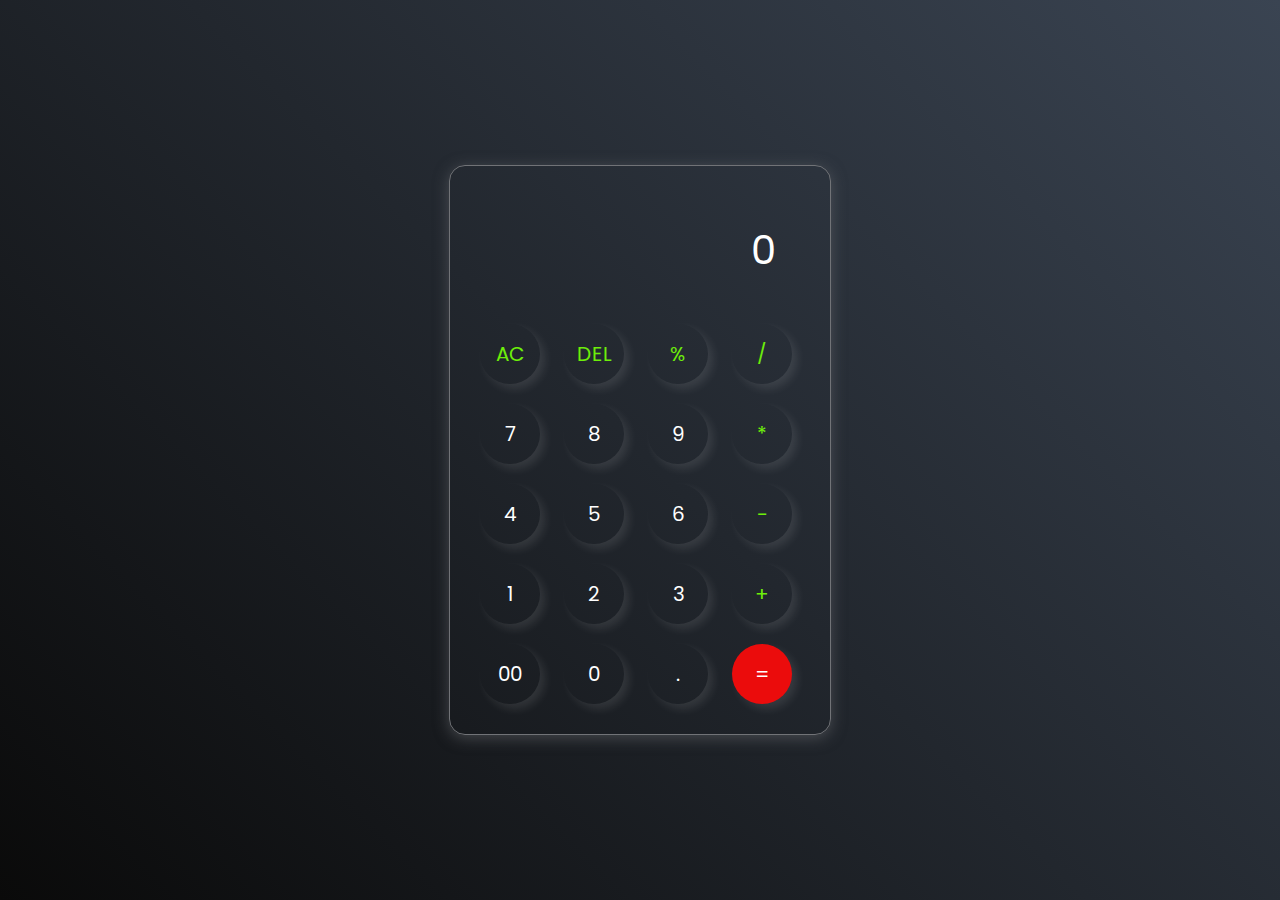
<file: Calculator/index.html>
<!DOCTYPE html>
<html lang="en">
  <head>
    <meta charset="UTF-8" />
    <meta http-equiv="X-UA-Compatible" content="IE=edge" />
    <meta name="viewport" content="width=device-width, initial-scale=1.0" />
    <link rel="stylesheet" href="style.css" />
    <title>Calculator - By Code Traversal</title>
  </head>
  <body>
    <div class="container">
      <div class="calculator">
        <input type="text" id="inputBox" placeholder="0" />
        <div>
          <button class="button operator">AC</button>
          <button class="button operator">DEL</button>
          <button class="button operator">%</button>
          <button class="button operator">/</button>
        </div>
        <div>
          <button class="button">7</button>
          <button class="button">8</button>
          <button class="button">9</button>
          <button class="button operator">*</button>
        </div>
        <div>
          <button class="button">4</button>
          <button class="button">5</button>
          <button class="button">6</button>
          <button class="button operator">-</button>
        </div>
        <div>
          <button class="button">1</button>
          <button class="button">2</button>
          <button class="button">3</button>
          <button class="button operator">+</button>
        </div>

        <div>
          <button class="button">00</button>
          <button class="button">0</button>
          <button class="button">.</button>
          <button class="button equalBtn">=</button>
        </div>
      </div>
    </div>

    <script src="script.js"></script>
  </body>
</html>
</file>
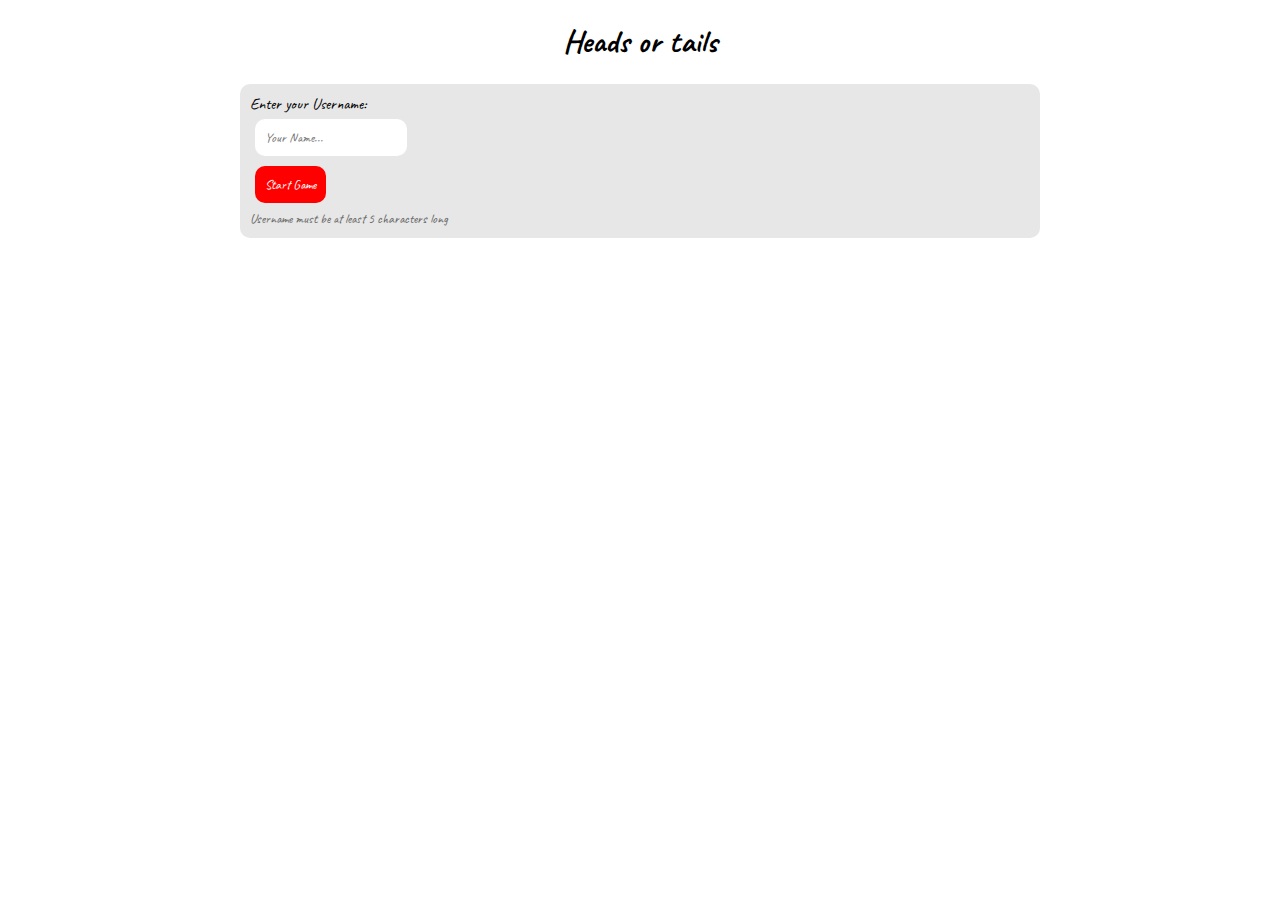
<file: heads and tail/index.html>
<!DOCTYPE html>
<html lang="en">
<head>
    <meta charset="UTF-8">
    <meta name="viewport" content="width=device-width, initial-scale=1.0">
    <title>Head and tails</title>
    <link rel="stylesheet" href="./css/index.css">
    <link rel="preconnect" href="https://fonts.googleapis.com">
<link rel="preconnect" href="https://fonts.gstatic.com" crossorigin>
<link href="https://fonts.googleapis.com/css2?family=Caveat:wght@400;500;600;700&display=swap" rel="stylesheet">
</head>
<body>
    <center><h1>Heads or tails</h1></center>
    <div id="username_get">
        Enter your Username: <br>
       <form onsubmit="usernameSubmit(event)">
        <input type="text" id="username" placeholder="Your Name..."> <br>
        <button type="submit" style="background-color: red; color: white; cursor: pointer;">Start Game</button> <br>
        <small style="color: #666;">Username must be at least 5 characters long</small>
    </form> 
    </div>

    <div id="game_div" style="display: none;">
        Welcome! <span id="user"></span>
        <br>

        <div class="side_chooser">
            <b>Choose your side: </b>
            <br>
            <button style="background-color: #2c7873; color: white; width: 100px;" onclick="startGame('head')">Head</button>
            <button style="background-color: #d60d4b ; color: white; width: 100px;" onclick="startGame('tail')">Tail</button>
        </div>
        <div id="flipping" style="display: none;">
            Flipping the coin..... <br>
            <img src="./toss.gif" alt="coin flipping" style="width: 250px;">
        </div>
        <div id="results" style="display: none;"><h1>Result</h1></div>
    </div>
<script src="./js/index.js"></script>
</body>
</html>
</file>
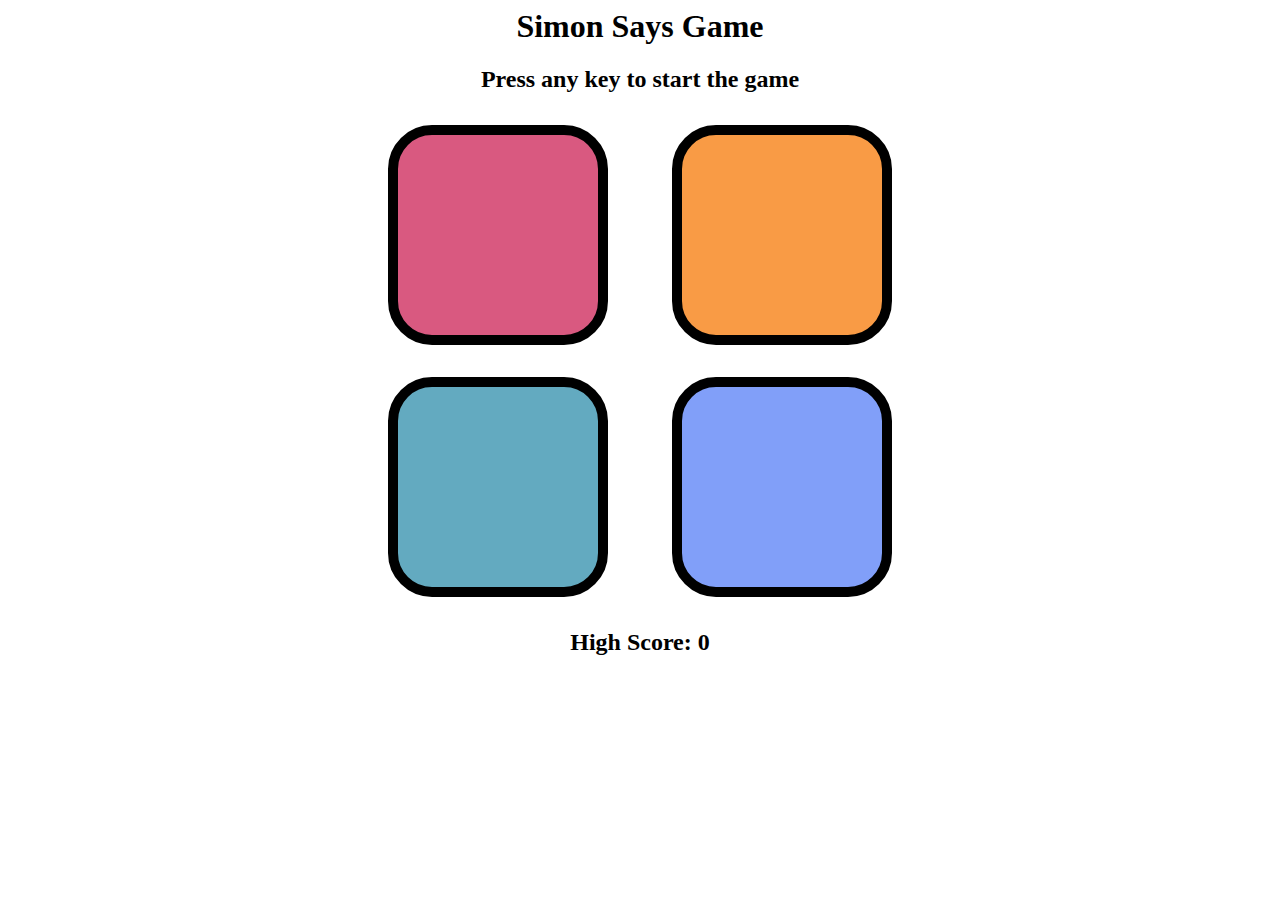
<file: Simon Say game/index.html>
<!DOCTYPE html>
<html lang="en">
<head>
    <meta charset="UTF-8">
    <meta name="viewport" content="width=device-width, initial-scale=1.0">
    <title>Simon Says Game</title>
    <link rel="stylesheet" href="style.css">
</head>
<body>
    <h1 style="margin-top: 0;">Simon Says Game</h1>
    <h2 style="margin-bottom:0 ;">Press any key to start the game</h2>
    <div class="btn-container">
        <div class="line-one">
            <div class="btn red"  type="button" id="red"></div>
            <div class="btn green" type="button" id="green"></div>
        </div>
        <div class="line-two">
            <div class="btn yellow" type="button" id="yellow"></div>
            <div class="btn purple" type="button" id="purple"></div>
        </div>
    </div>
    <h2 style="margin-top: 0;">High Score: <span id="hiScore">0</span></h2>

    <script src="app.js"></script>
</body>
</html>
</file>
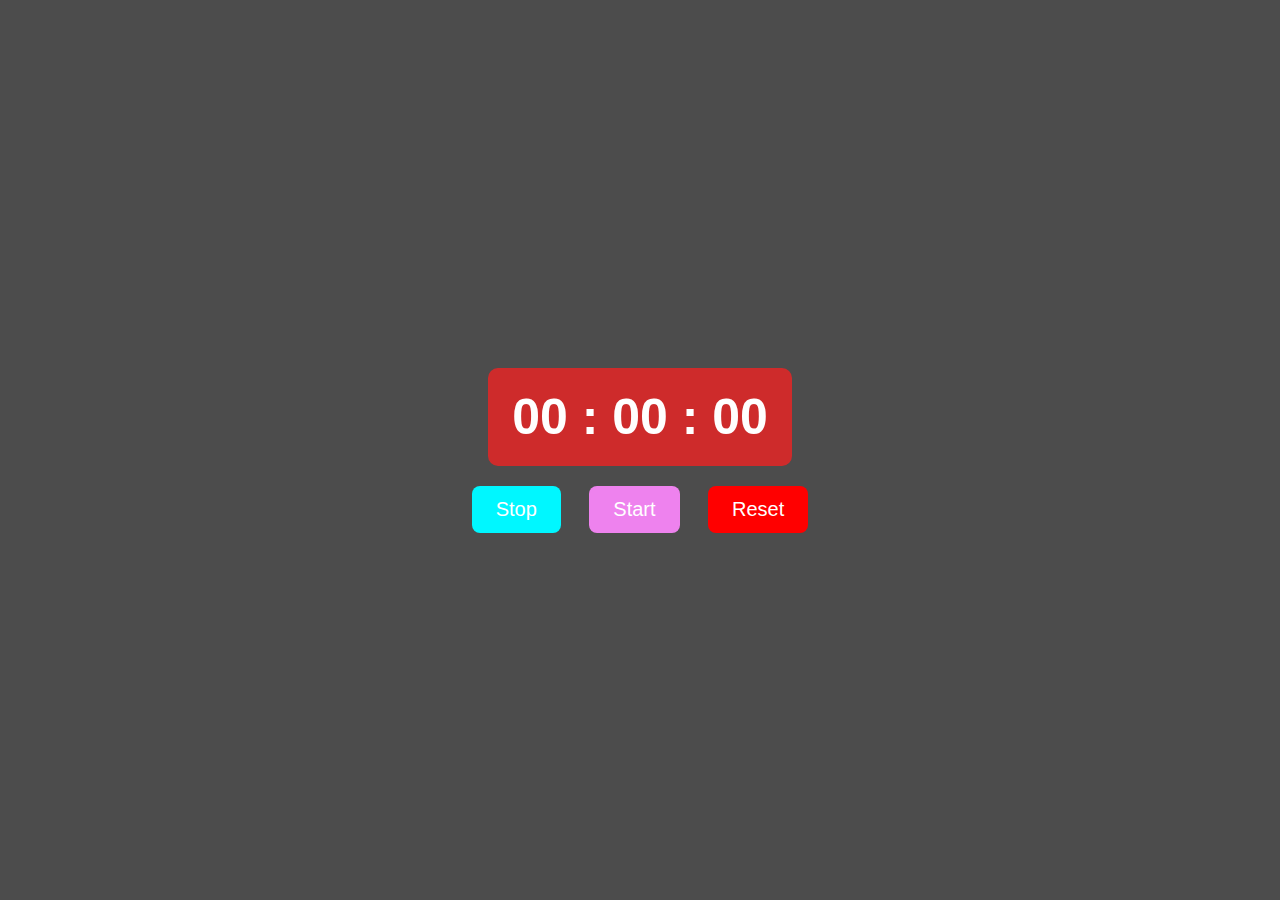
<file: Stopwatch/index.html>
<!DOCTYPE html>
<html lang="en">
<head>
    <meta charset="UTF-8">
    <meta http-equiv="X-UA-Compatible" content="IE=edge">
    <meta name="viewport" content="width=device-width, initial-scale=1.0">
    <link rel="stylesheet" href="style.css">
    <title>Stopwatch</title>
</head>
<body>
    <div class="stopwatch">
        <div class="timerDisplay">00 : 00 : 00</div>
    </div>

    <div class="buttons">
        <button id="stopBtn" class="btn" style="--clr:rgb(0, 247, 255);">Stop</button>

        <button id="startBtn" class="btn" style="--clr:violet">Start</button>

        <button id="resetBtn" class="btn" style="--clr:red">Reset</button>
    </div>

    <script src="script.js"></script>
</body>
</html>
</file>
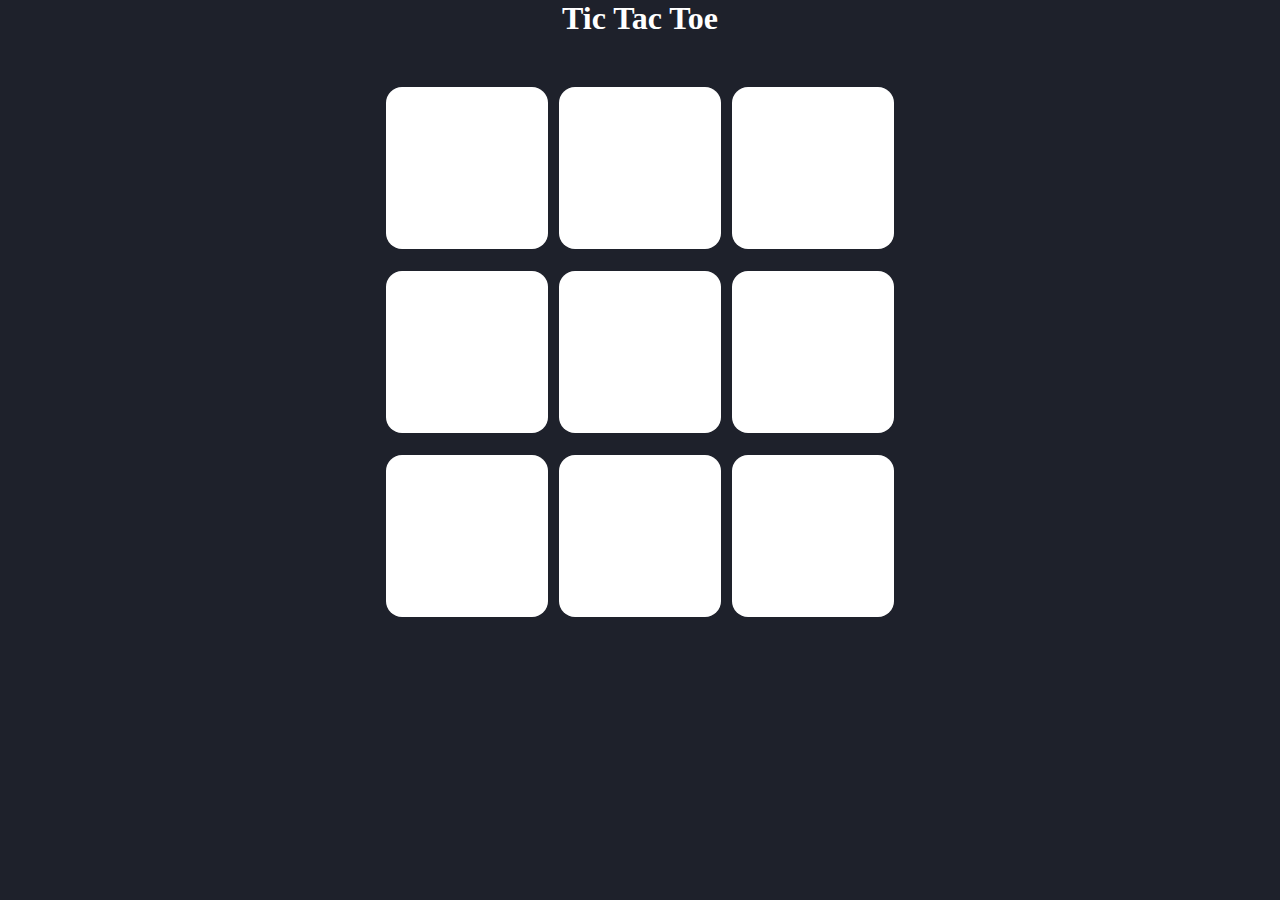
<file: Tic tac toe/index.html>
<!DOCTYPE html>
<html lang="en">

<head>
    <meta charset="UTF-8">
    <meta name="viewport" content="width=device-width, initial-scale=1.0">
    <title>Tic Tac Toe - Abiral Timalsina</title>
    <link rel="stylesheet" href="style.css">
</head>

<body>
    <div class="msg-container hide">
        <p id="msg">Winner</p>
        <button class="newbtn">New Game</button>
    </div>
    <main>
        <h1>Tic Tac Toe</h1>
        <div class="container">
            <div class="game">
                <button class="box"></button>
                <button class="box"></button>
                <button class="box"></button>
                <button class="box"></button>
                <button class="box"></button>
                <button class="box"></button>
                <button class="box"></button>
                <button class="box"></button>
                <button class="box"></button>
            </div>
        </div>
        <button class="reset-btn hide">Reset Game</button>
    </main>
    <script src="script.js"></script>
</body>

</html>
</file>
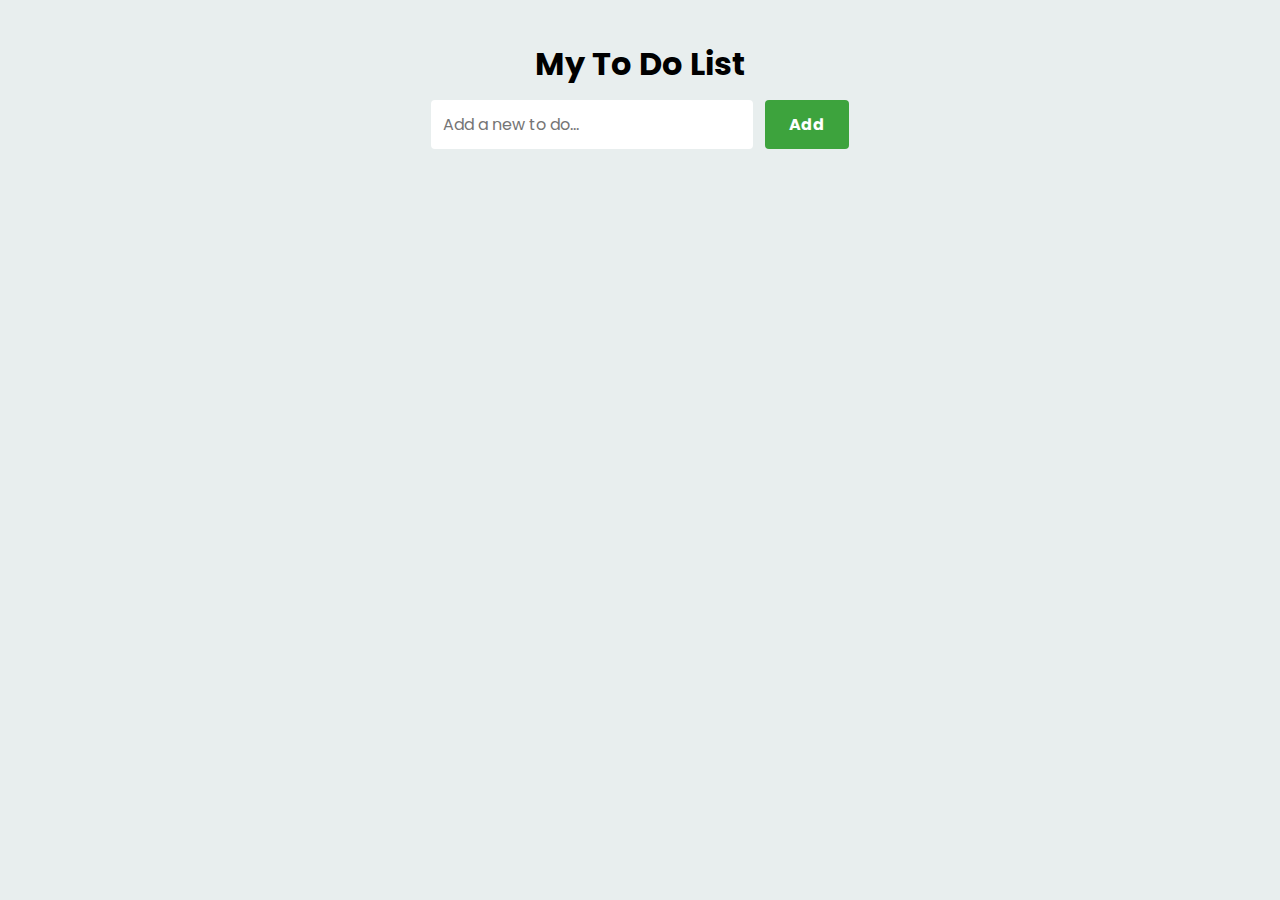
<file: To Do List/index.html>
<!DOCTYPE html>
<html lang="en">
<head>
    <meta charset="UTF-8">
    <meta http-equiv="X-UA-Compatible" content="IE=edge">
    <meta name="viewport" content="width=device-width, initial-scale=1.0">
    <link rel="stylesheet" href="style.css">
    <title>To Do List - JavaScript Project</title>
</head>
<body>
    <div class="container">
        <div class="input-container">
            <h1>My To Do List</h1>
            <input type="text" placeholder="Add a new to do..." id="inputBox">
            <input type="button" value="Add" id="addBtn">
        </div>

        <ul class="todoList" id="todoList">
        </ul>
    </div>

    <script src="script.js"></script>
</body>
</html>
</file>
<file: Calculator/style.css>
@import url('https://fonts.googleapis.com/css2?family=Poppins:wght@500&display=swap');

*{
    margin: 0;
    padding: 0;
    box-sizing: border-box;
    font-family: 'Poppins', sans-serif;
}

body{
    width: 100%;
    height: 100vh;
    display: flex;
    justify-content: center;
    align-items: center;
    background: linear-gradient(45deg, #0a0a0a, #3a4452);
}

.calculator{
    border: 1px solid #717377;
    padding: 20px;
    border-radius: 16px;
    background: transparent;
    box-shadow: 0px 3px 15px rgba(113, 115, 119, 0.5);

}

input{
    width: 320px;
    border: none;
    padding: 24px;
    margin: 10px;
    background: transparent;
    box-shadow: 0px 3px 15px rgbs(84, 84, 84, 0.1);
    font-size: 40px;
    text-align: right;
    cursor: pointer;
    color: #ffffff;
}

input::placeholder{
    color: #ffffff;
}

button{
    border: none;
    width: 60px;
    height: 60px;
    margin: 10px;
    border-radius: 50%;
    background: transparent;
    color: #ffffff;
    font-size: 20px;
    box-shadow: 5px 5px 10px rgba(255, 255, 255, 0.1);
    cursor: pointer;
}

.equalBtn{
    background-color: #eb0c0c;
}

.operator{
    color: #6dee0a;
}
</file>
<file: heads and tail/css/index.css>
*{
    font-family: 'Caveat', cursive;
}

body{
    padding: 0px;
    max-width: 800px;
    margin: auto;
}

#username_get, #game_div{
    padding: 10px;
    border-radius: 10px;
    background: #e7e7e7;
    margin-top: 10px;
}

input, button{
    padding: 10px;
    border: 0;
    border-radius: 10px;
    margin: 5px;
}

.side_chooser{
    padding: 10px;
    background-color:#fffbe5 ;
    text-align: center;
}

button{
    cursor: pointer;
}

#results, #flipping{
    padding: 10px;
    background-color:#fffbe5 ;
    text-align: center;
    margin: 5px;
    margin-left: 0px;
    margin-right: 0px;
}
</file>
<file: Simon Say game/style.css>
body{
    text-align: center;
}

.btn{
    height: 200px;
    width: 200px;
    border-radius: 20%;
    border: 10px solid black;
    margin: 2rem;
}

.btn-container{
    display: flex;
    justify-content: center;

}

.red{
    background-color: #d95980;
}
.green{
    background-color: #63aac0;
}
.yellow{
    background-color: #f99b45;
}
.purple{
    background-color: #819ff9;
}

.flash{
    background-color: white;
}
</file>
<file: Stopwatch/style.css>
*{
    margin: 0;
    padding: 0;
    box-sizing: border-box;
    font-family: Verdana, Geneva, Tahoma, sans-serif;
}

body{
    background-color: rgba(0, 0, 0, 0.7);
    color: #ffffff;
    display: flex;
    justify-content: center;
    align-items: center;
    min-height: 100vh;
    flex-direction: column;
}

.stopwatch{
    background-color: rgba(221, 40, 40, 0.9);
    padding: 20px 24px;
    border-radius: 10px;
}

.timerDisplay{
    font-size: 50px;
    font-weight: 600;
}

.buttons{
    margin-top: 20px;
}

.btn{
    font-size: 20px;
    background: none;
    border: none;
    color: #fff;
    background-color: var(--clr);
    padding: 12px 24px;
    margin-inline: 12px;
    border-radius: 8px;
    cursor: pointer;
}
</file>
<file: Tic tac toe/style.css>
* {
    margin: 0;
    padding: 0;
}

body {
    background-color: #1E212B;
    text-align: center;
    color: #FFFFFF;
}

.container {
    height: 70vh;
    display: flex;
    align-items: center;
    justify-content: center;
}

.game {
    height: 60vmin;
    width: 60vmin;
    display: flex;
    flex-wrap: wrap;
    justify-content: center;
    align-items: center;
    gap: 1.2vmin;
}

.box {
    height: 18vmin;
    width: 18vmin;
    border-radius: 1rem;
    border: none;
    box-shadow: 0 0 1rem rgba(255, 255, 255, 0.8rem);
    font-size: 8vmin;
    color: #DE3C4B;
    background-color: #FFFFFF;
}

.reset-btn {
    padding: 1rem;
    font-size: 1.25rem;
    background-color: #FF8427;
    color: #fff;
    border-radius: 1rem;
    border: none;
}

.newbtn {
    padding: 1rem;
    font-size: 1.25rem;
    background-color: #FF8427;
    color: #fff;
    border-radius: 1rem;
    border: none;
}

#msg {
    color: #4D8B31;
    font-size: 5vmin;
}

.msg-container {
    height: 100vmin;
    display: flex;
    justify-content: center;
    align-items: center;
    flex-direction: column;
    gap: 4rem;
}

.hide {
    display: none;
}
</file>
<file: To Do List/style.css>
@import url('https://fonts.googleapis.com/css2?family=Poppins&display=swap');

*{
    margin: 0;
    padding: 0;
    box-sizing: border-box;
    font-family: 'Poppins', sans-serif;
}

body{
    background-color: rgb(232, 238, 238);
}

.container{
    display: flex;
    flex-direction: column;
    justify-content: center;
    align-items: center;
    margin-top: 20px;
}

.input-container{
    width: 100%;
    max-width: 500px;
    text-align: center;
    padding: 20px;
}

.input-container input{
    border: none;
    outline: none;
    padding: 12px;
    margin-block: 12px;
    border-radius: 4px;
    font-size: 16px;
}

.input-container input[type="text"]{
    width: 70%;
}

.input-container input[type="button"]{
    background-color: #3da33d;
    color: #fff;
    font-weight: 700;
    margin-left: 8px;
    cursor: pointer;
    padding: 12px 24px;
}

.input-container input[type="button"]:hover{
    background-color: #60b160;
}

ul{
    width: 70%;
    max-width: 450px;
}

ul li{
    list-style-type: none;
    cursor: pointer;
    margin-block-end: 12px;
    border-radius: 8px;
    border: 0.125px solid #a19f9f;
    padding: 6px 12px;
    background-color: #ffffff;
    display: flex;
    align-items: center;
    justify-content: space-between;
    transition: background-color 0.5s;
}

ul li:hover{
    background-color: #cbcaca;
}

ul li p{
    flex-grow: 1;
    padding: 2px;
}
.btn{
    border: none;
    outline: none;
    font-size: 16px;
    background: none;
    font-weight: 600;
    cursor: pointer;
    padding: 8px;
}

.deleteBtn{
    color: #ff0000;
}

.editBtn{
    color: #008000;
}
</file>
